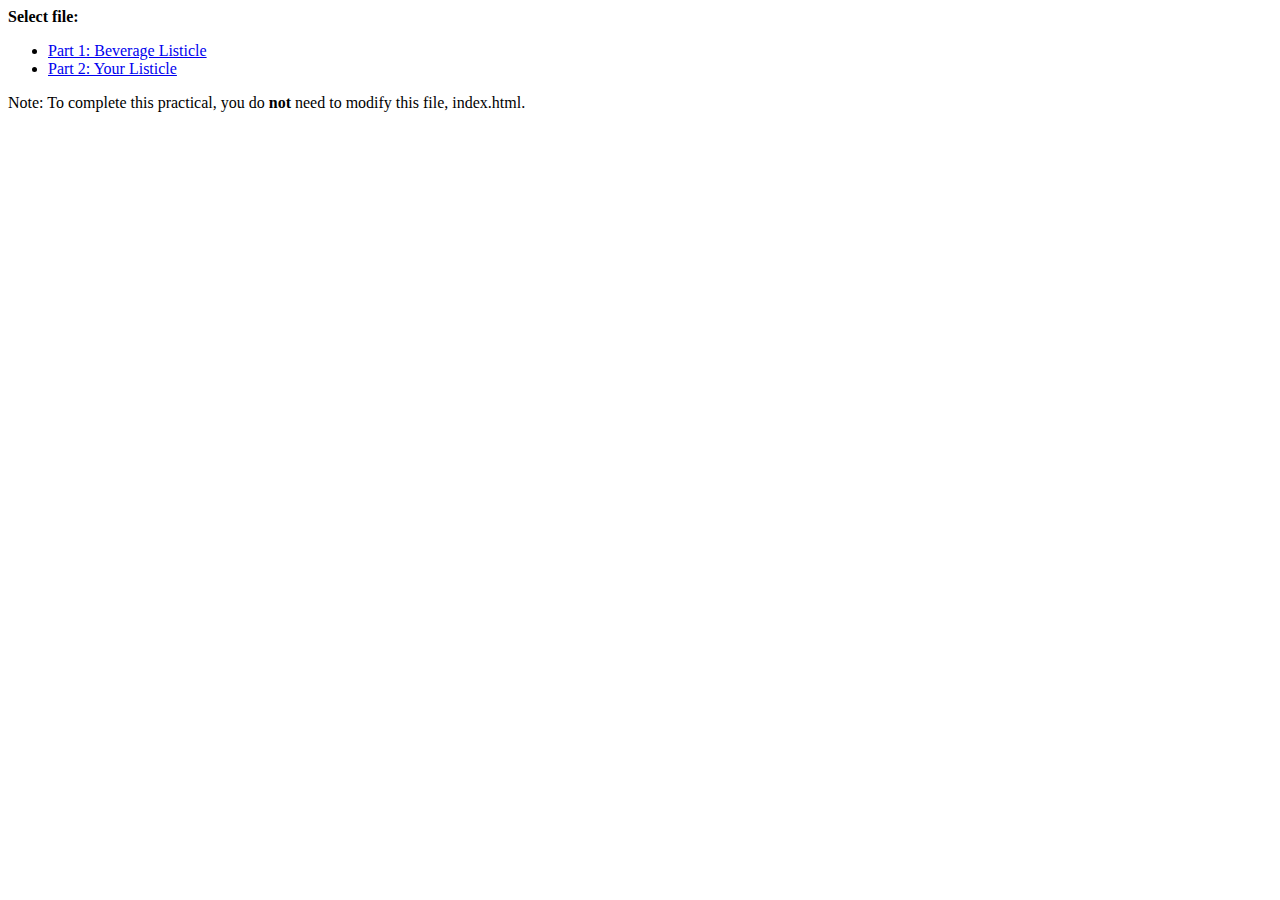
<file: Practical-2/index.html>
<!DOCTYPE html>
<html>
  <head>
    <meta charset="utf-8">
    <title>CS402: Practical 2</title>
  </head>
  <body>
    <strong>Select file:</strong>
    <ul>
      <li><a href="listicle.html">Part 1: Beverage Listicle</a></li>
      <li><a href="my-list.html">Part 2: Your Listicle</a></li>
    </ul>
    <p>
      Note: To complete this practical, you do <strong>not</strong> need to modify this file, index.html.
    </p>
  </body>
</html>
</file>
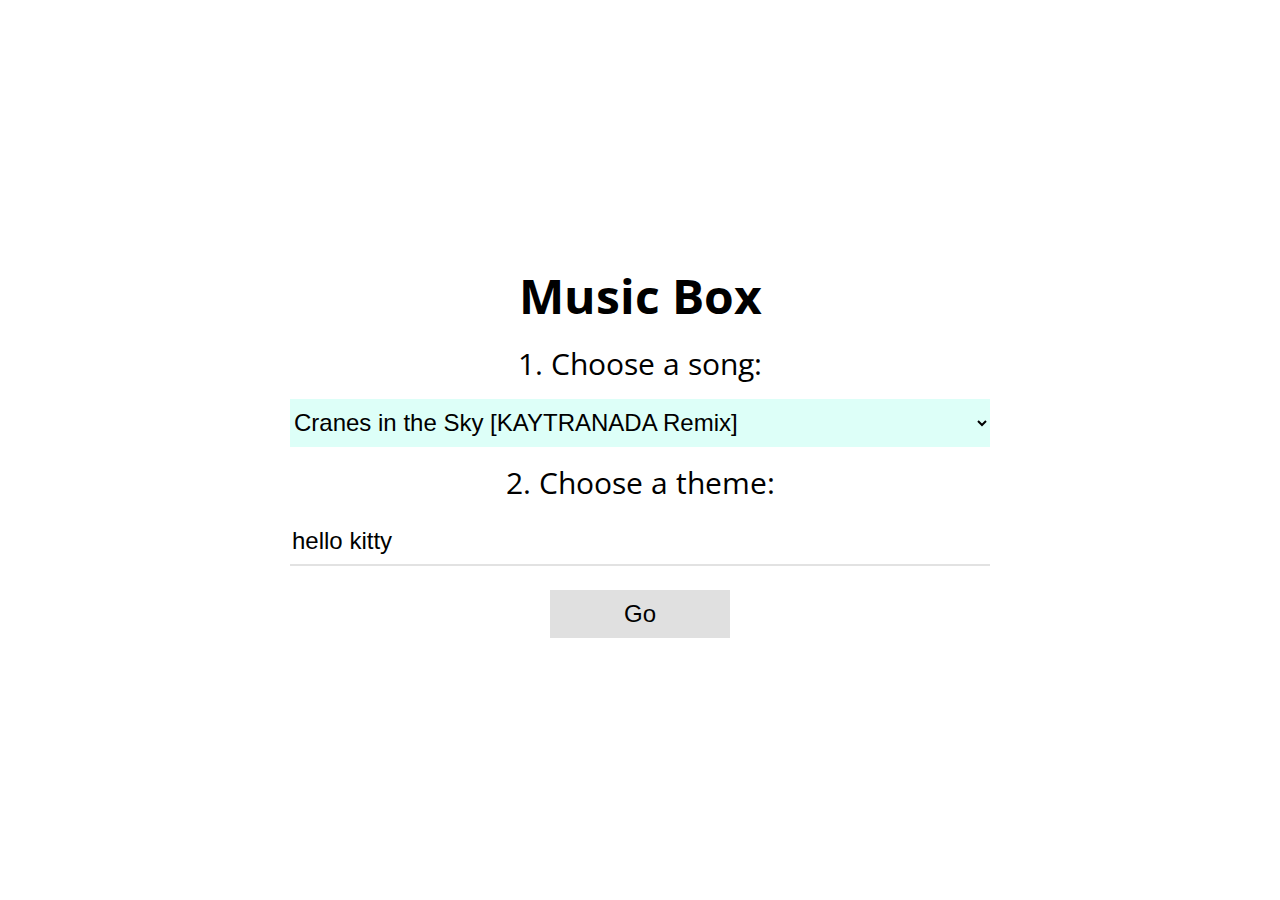
<file: Practical-7/index.html>
<!DOCTYPE html>
<html>
  <head>
    <meta charset="utf-8">
    <meta name="viewport" content="width=device-width, initial-scale=1, user-scalable=no">
    <title>CS193X Music Box</title>
    <link href="https://fonts.googleapis.com/css?family=Open+Sans" rel="stylesheet">
    <link rel="stylesheet" href="style.css"/>
    <link rel="stylesheet" href="musicbox-style.css"/>
    <link rel="icon" type="image/png" href="images/favicon-32x32.png" sizes="32x32" />
    <link rel="icon" type="image/png" href="images/favicon-16x16.png" sizes="16x16" />
    <script src="./lib/dancer.min.js"></script>
    <script src="./lib/fetch.js"></script>
    <script src="audio-player.js" defer></script>

    <!-- TODO(you): Add any additional scripts here! -->
    <script src="menu-screen.js" defer></script>
    <script src="play-button.js" defer></script>
    <script src="gif-display.js" defer></script>
    <script src="music-screen.js" defer></script>
    <script src="app.js" defer></script>
    <script src="script.js" defer></script>
  </head>
  <body>

    <div id="menu">
      <h1>Music Box</h1>
      <fieldset>
        <form>
          <h2>1. Choose a song:</h2>
          <select id="song-selector"></select>

          <h2>2. Choose a theme:</h2>
          <input type="text" id="query-input" placeholder="Enter a word or phrase" />
          <div id="error" class="inactive">Not enough gifs for this theme. Please try another.</div>

          <input id = "submit-button" type="submit" value="Go"  />
        </form>
      </fieldset>
    </div>

    <div id = "load" class = "inactive">
      Loading...
    </div>

    <div id = "music" class = "inactive">
      <div id = "gif-container">
        <div class = "gif"> </div>
        <div class = "gif"> </div>
      </div>
      <div id = "control-bar">
        <img id = "play-button" src="images/pause.png">
      </div>
    </div>

  </body>
</html>
</file>
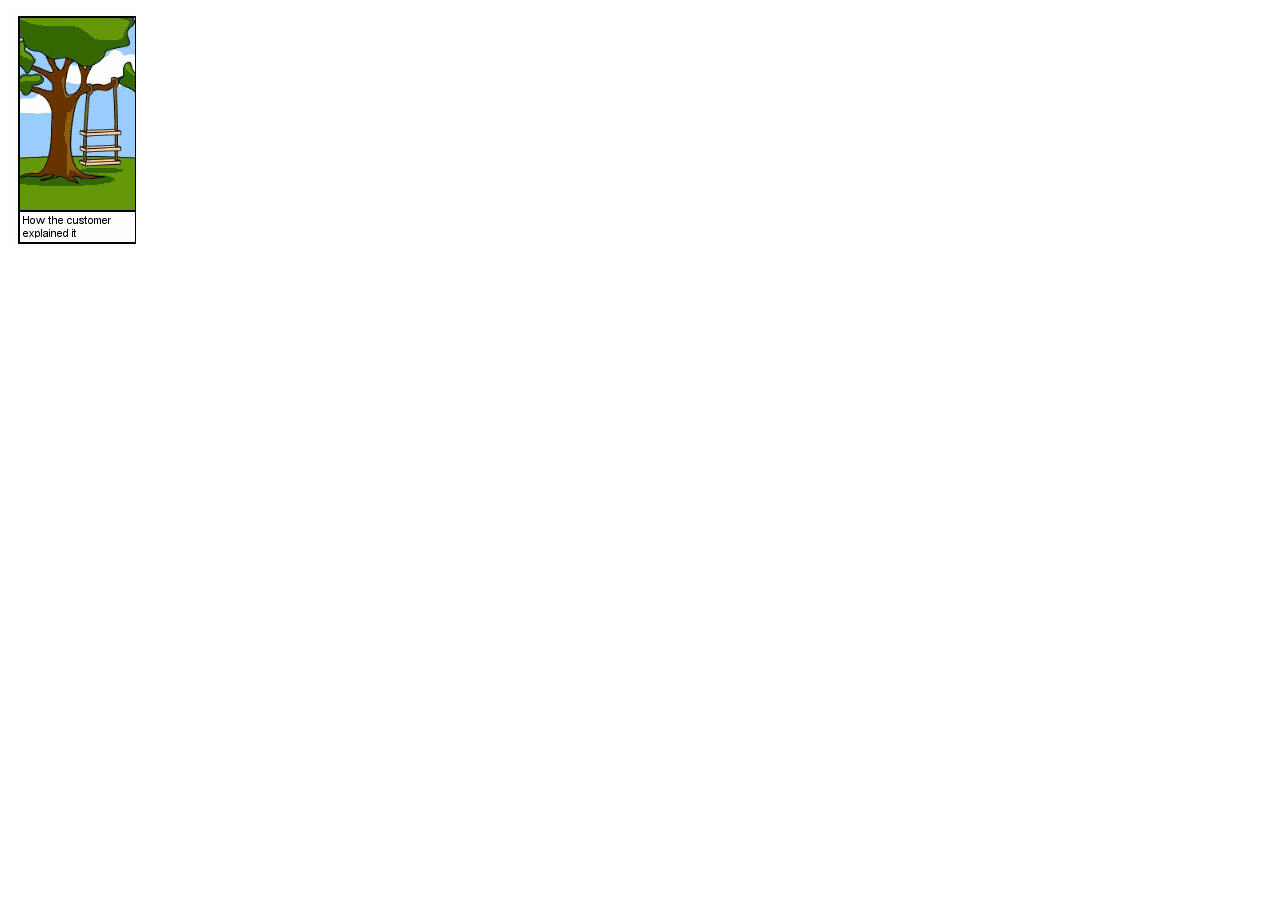
<file: Practical-3/Lab Responsive Design 2/index.html>
<!DOCTYPE HTML>

<html>

<head>
  <title>Software Development</title>
  <link rel="stylesheet" href="responsive.css"/>
  <meta charset="utf-8" />
</head>

<body>
	<div class="software"></div>
</body>
</html>
</file>
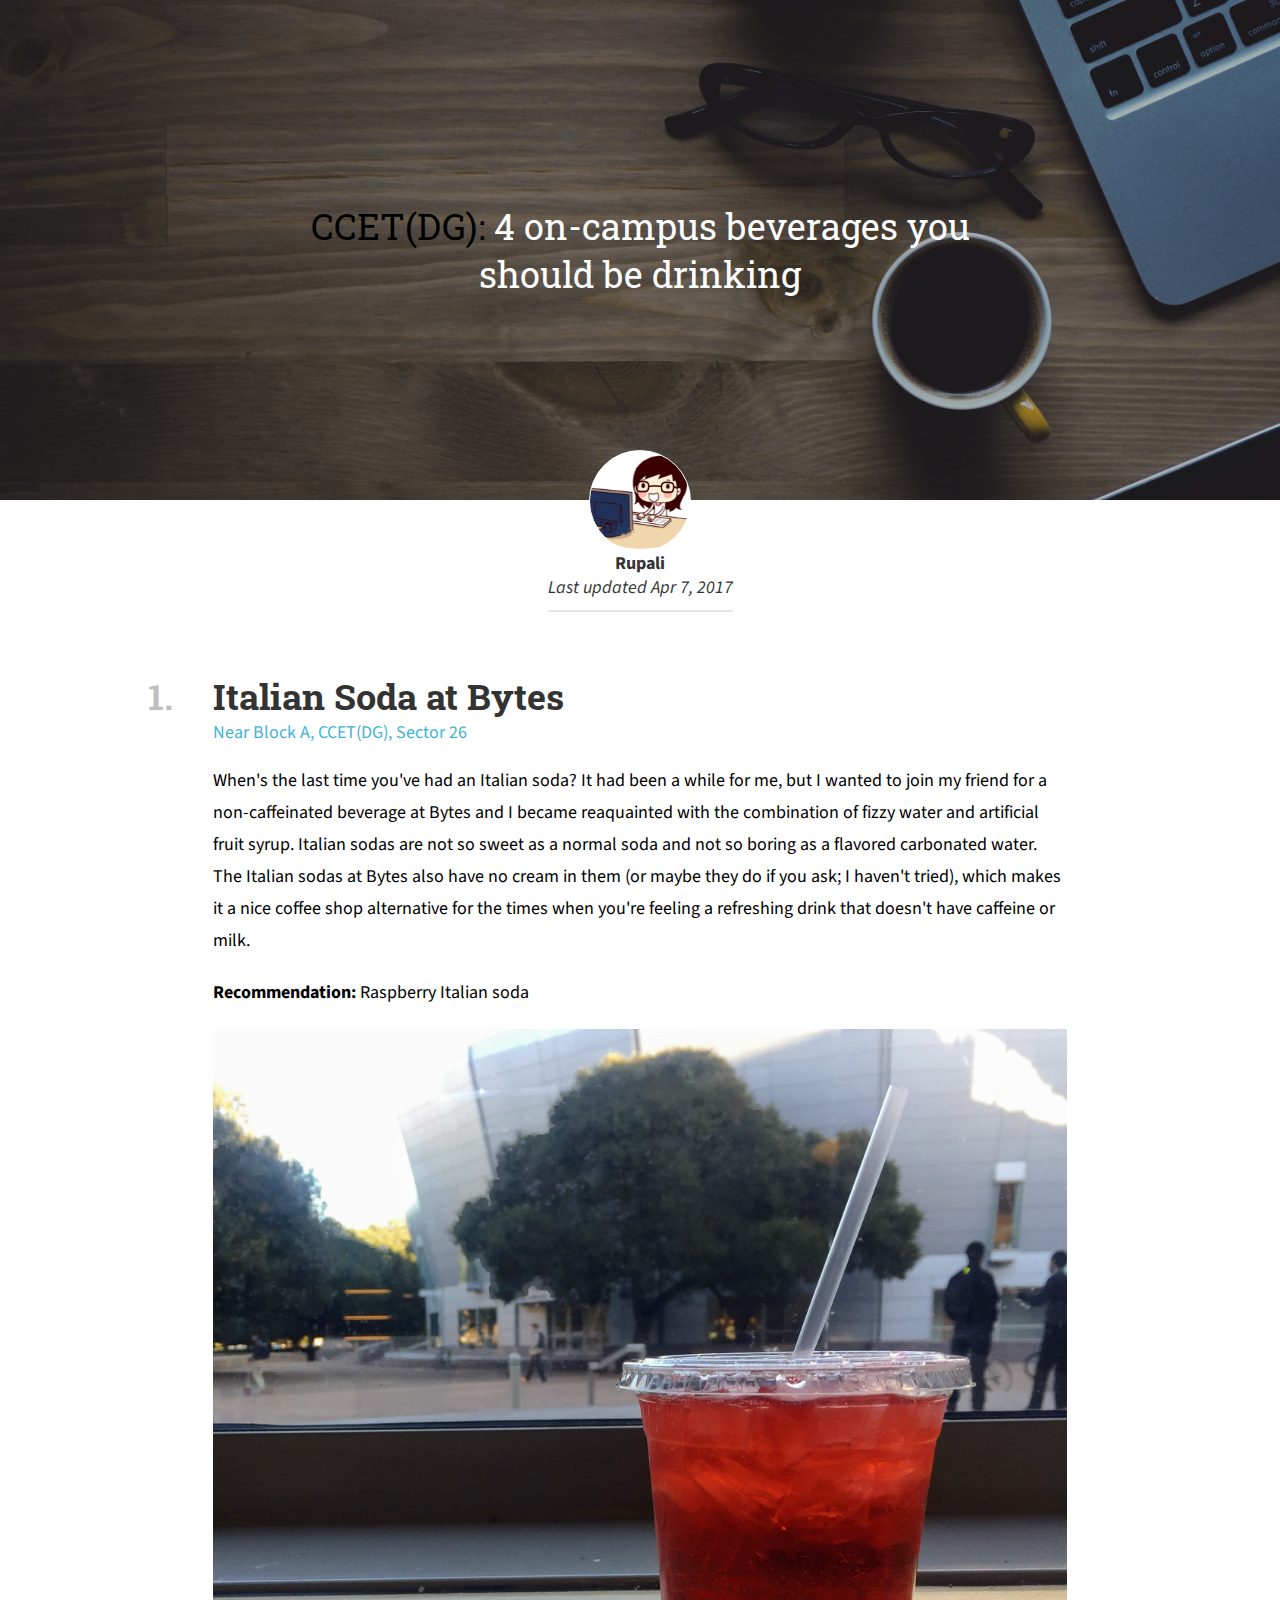
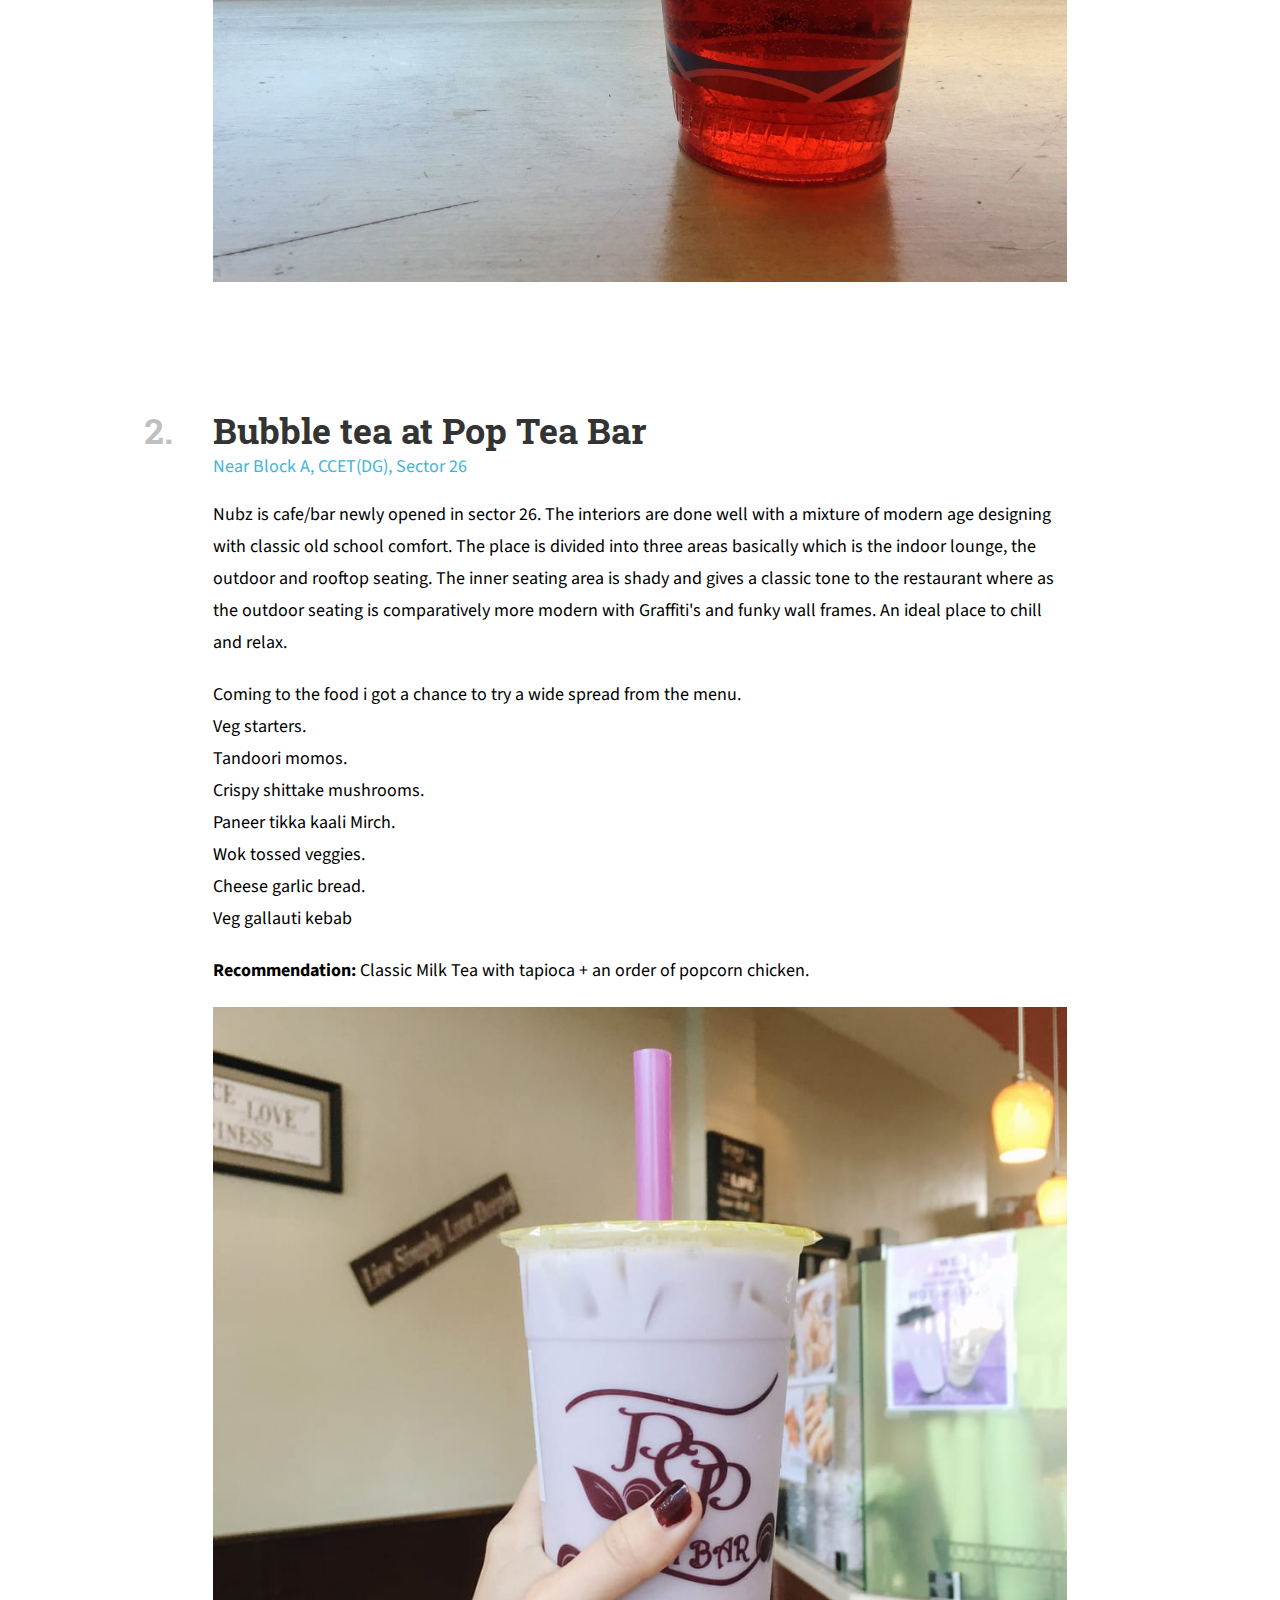
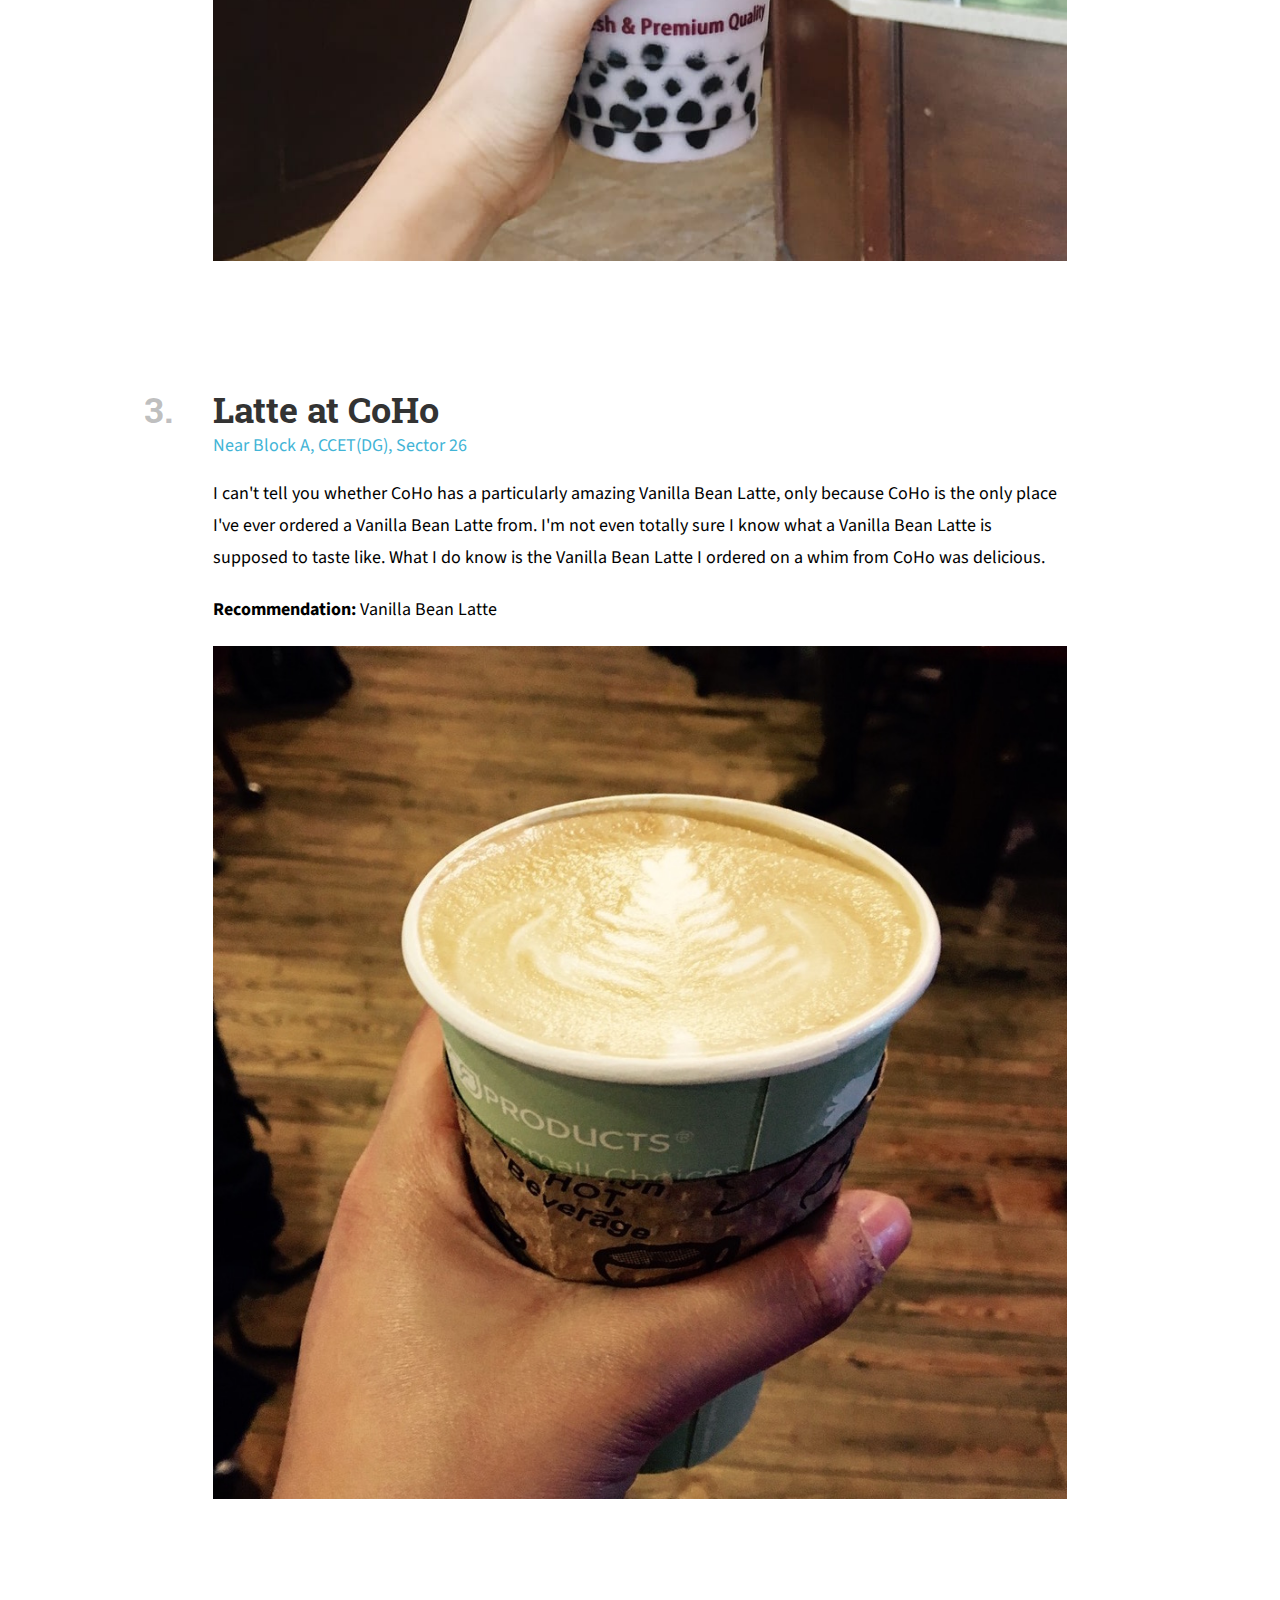
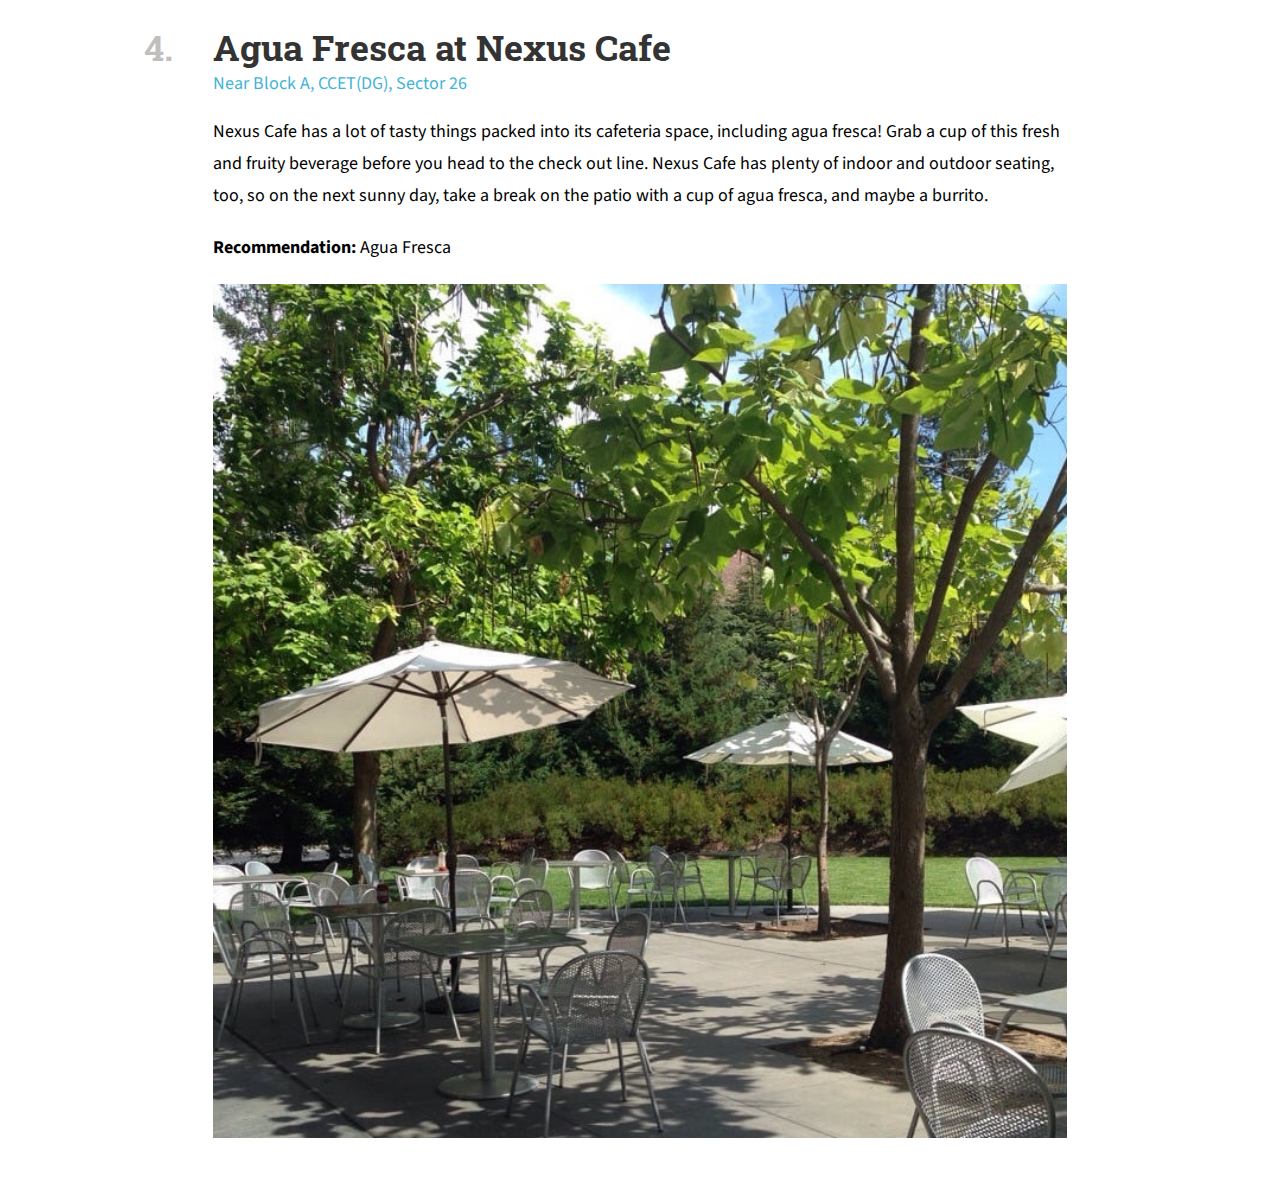
<file: Practical-2/listicle.html>
<!DOCTYPE html>
<html>

<head>
  <meta charset="utf-8">
  <title> CCET(DG): 4 on-campus beverages you should be drinking</title>
  <link rel="icon" type="image/png" href="images/favicon-32x32.png" sizes="32x32" />
  <link href="https://fonts.googleapis.com/css?family=Source+Sans+Pro|Roboto+Slab" rel="stylesheet">
  <link rel="stylesheet" href="listicle-style.css" />
</head>

<body>

  <header>
    <div id="title-text">
      <span style="color:black;">CCET(DG):</span> 4 on-campus beverages you should be drinking
    </div>
  </header>

  <div id="profile">
    <div id="profile-pic"> </div>

    <div id="profile-text">
      <strong> Rupali </strong> <br />
      <em> Last updated Apr 7, 2017 </em>
    </div>
  </div>

  <section>

    <div id="listicle-body">

      <div class="item">
        <div class="item-number-container">
          <div class="item-number">1.</div>
        </div>
        <div class="item-header">Italian Soda at Bytes</div>
        <a target="_blank"
          href="https://www.google.co.in/maps/place/Block+A+Degree+Wing+(+Dept.+of+ECE+%26+CSE+)/@30.7267495,76.8070184,17z/data=!4m12!1m6!3m5!1s0x390fed26cb2ec785:0xafb922856706fa9e!2sBlock+A+Degree+Wing+(+Dept.+of+ECE+%26+CSE+)!8m2!3d30.7267495!4d76.8082041!3m4!1s0x390fed26cb2ec785:0xafb922856706fa9e!8m2!3d30.7267495!4d76.8082041">
          Near Block A, CCET(DG), Sector 26</a>

        <div class="paragraph-break"> </div>
        <p class="item-text">
          When's the last time you've had an Italian soda? It had been a while for me, but I wanted to join my friend
          for a non-caffeinated beverage at Bytes and I became reaquainted with the combination of fizzy water and
          artificial fruit syrup. Italian sodas are not so sweet as a normal soda and not so boring as a flavored
          carbonated water. The Italian sodas at Bytes also have no cream in them (or maybe they do if you ask; I
          haven't tried), which makes it a nice coffee shop alternative for the times when you're feeling a refreshing
          drink that doesn't have caffeine or milk.
        </p>
        <div class="paragraph-break"> </div>
        <p class="item-text"> <strong> Recommendation:</strong> Raspberry Italian soda </p>
        <div class="paragraph-break"> </div>
        <img src="images/italian-soda.jpg"> </img>
      </div>

      <div class="item">
        <div class="item-number-container">
          <div class="item-number">2.</div>
        </div>
        <div class="item-header">Bubble tea at Pop Tea Bar</div>
        <a target="_blank"
          href="https://www.google.co.in/maps/place/Block+A+Degree+Wing+(+Dept.+of+ECE+%26+CSE+)/@30.7267495,76.8070184,17z/data=!4m12!1m6!3m5!1s0x390fed26cb2ec785:0xafb922856706fa9e!2sBlock+A+Degree+Wing+(+Dept.+of+ECE+%26+CSE+)!8m2!3d30.7267495!4d76.8082041!3m4!1s0x390fed26cb2ec785:0xafb922856706fa9e!8m2!3d30.7267495!4d76.8082041">
          Near Block A, CCET(DG), Sector 26</a>

        <div class="paragraph-break"> </div>
        <p class="item-text">
          Nubz is cafe/bar newly opened in sector 26. The interiors are done well with a mixture of modern age designing
          with classic old school comfort.
          The place is divided into three areas basically which is the indoor lounge, the outdoor and rooftop seating.
          The inner seating area is shady and gives a classic tone to the restaurant where as the outdoor seating is
          comparatively more modern with Graffiti's and funky wall frames.
          An ideal place to chill and relax.
        </p>
        <div class="paragraph-break"> </div>
        <p class="item-text">
          Coming to the food i got a chance to try a wide spread from the menu.
          <br>
          Veg starters.
          <br>
          Tandoori momos.
          <br>
          Crispy shittake mushrooms.
          <br>
          Paneer tikka kaali Mirch.
          <br>
          Wok tossed veggies.
          <br>
          Cheese garlic bread.
          <br>
          Veg gallauti kebab
        </p>
        <div class="paragraph-break"> </div>
        <p class="item-text"> <strong> Recommendation:</strong> Classic Milk Tea with tapioca
          + an order of popcorn chicken.</p>
        <div class="paragraph-break"> </div>
        <img src="images/boba.jpg"> </img>
      </div>


      <div class="item">
        <div class="item-number-container">
          <div class="item-number">3.</div>
        </div>
        <div class="item-header">Latte at CoHo</div>
        <a target="_blank"
          href="https://www.google.co.in/maps/place/Block+A+Degree+Wing+(+Dept.+of+ECE+%26+CSE+)/@30.7267495,76.8070184,17z/data=!4m12!1m6!3m5!1s0x390fed26cb2ec785:0xafb922856706fa9e!2sBlock+A+Degree+Wing+(+Dept.+of+ECE+%26+CSE+)!8m2!3d30.7267495!4d76.8082041!3m4!1s0x390fed26cb2ec785:0xafb922856706fa9e!8m2!3d30.7267495!4d76.8082041">
          Near Block A, CCET(DG), Sector 26</a>

        <div class="paragraph-break"> </div>
        <p class="item-text">
          I can't tell you whether CoHo has a particularly amazing Vanilla Bean Latte, only because CoHo is the only
          place I've ever ordered a Vanilla Bean Latte from. I'm not even totally sure I know what a Vanilla Bean Latte
          is supposed to taste like. What I do know is the Vanilla Bean Latte I ordered on a whim from CoHo was
          delicious.

        </p>
        <div class="paragraph-break"> </div>
        <p class="item-text"> <strong> Recommendation:</strong> Vanilla Bean Latte</p>
        <div class="paragraph-break"> </div>
        <img src="images/coho-coffee.jpg" </img>
      </div>

      <div class="item">
        <div class="item-number-container">
          <div class="item-number">4.</div>
        </div>
        <div class="item-header">Agua Fresca at Nexus Cafe</div>
        <a target="_blank"
          href="https://www.google.co.in/maps/place/Block+A+Degree+Wing+(+Dept.+of+ECE+%26+CSE+)/@30.7267495,76.8070184,17z/data=!4m12!1m6!3m5!1s0x390fed26cb2ec785:0xafb922856706fa9e!2sBlock+A+Degree+Wing+(+Dept.+of+ECE+%26+CSE+)!8m2!3d30.7267495!4d76.8082041!3m4!1s0x390fed26cb2ec785:0xafb922856706fa9e!8m2!3d30.7267495!4d76.8082041">
          Near Block A, CCET(DG), Sector 26</a>


        <div class="paragraph-break"> </div>
        <p class="item-text">
          Nexus Cafe has a lot of tasty things packed into its cafeteria space, including agua fresca! Grab a cup of
          this fresh and fruity beverage before you head to the check out line. Nexus Cafe has plenty of indoor and
          outdoor seating, too, so on the next sunny day, take a break on the patio with a cup of agua fresca, and maybe
          a burrito.

        </p>
        <div class="paragraph-break"> </div>
        <p class="item-text"> <strong> Recommendation:</strong> Agua Fresca</p>
        <div class="paragraph-break"> </div>
        <img src="images/nexus-cafe.jpg" </img>
      </div>

    </div>

  </section>

</body>

</html>
</file>
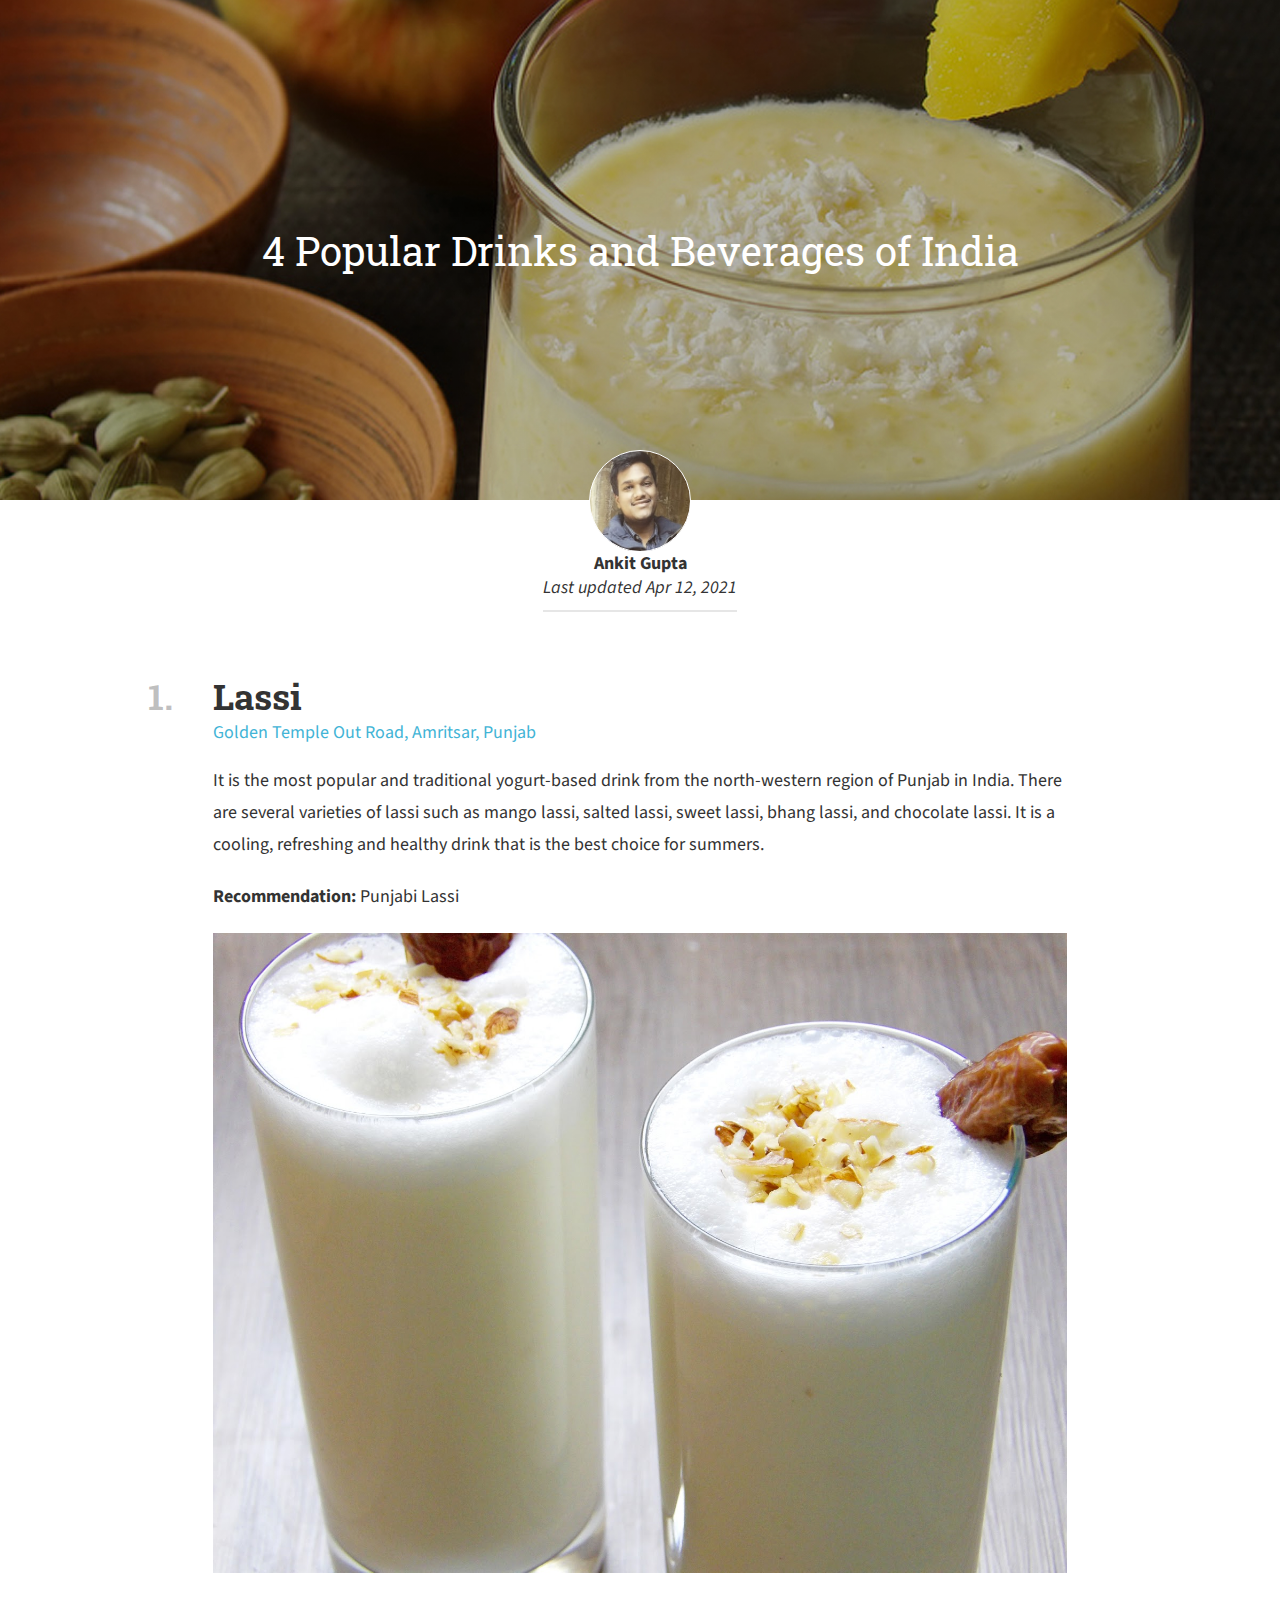
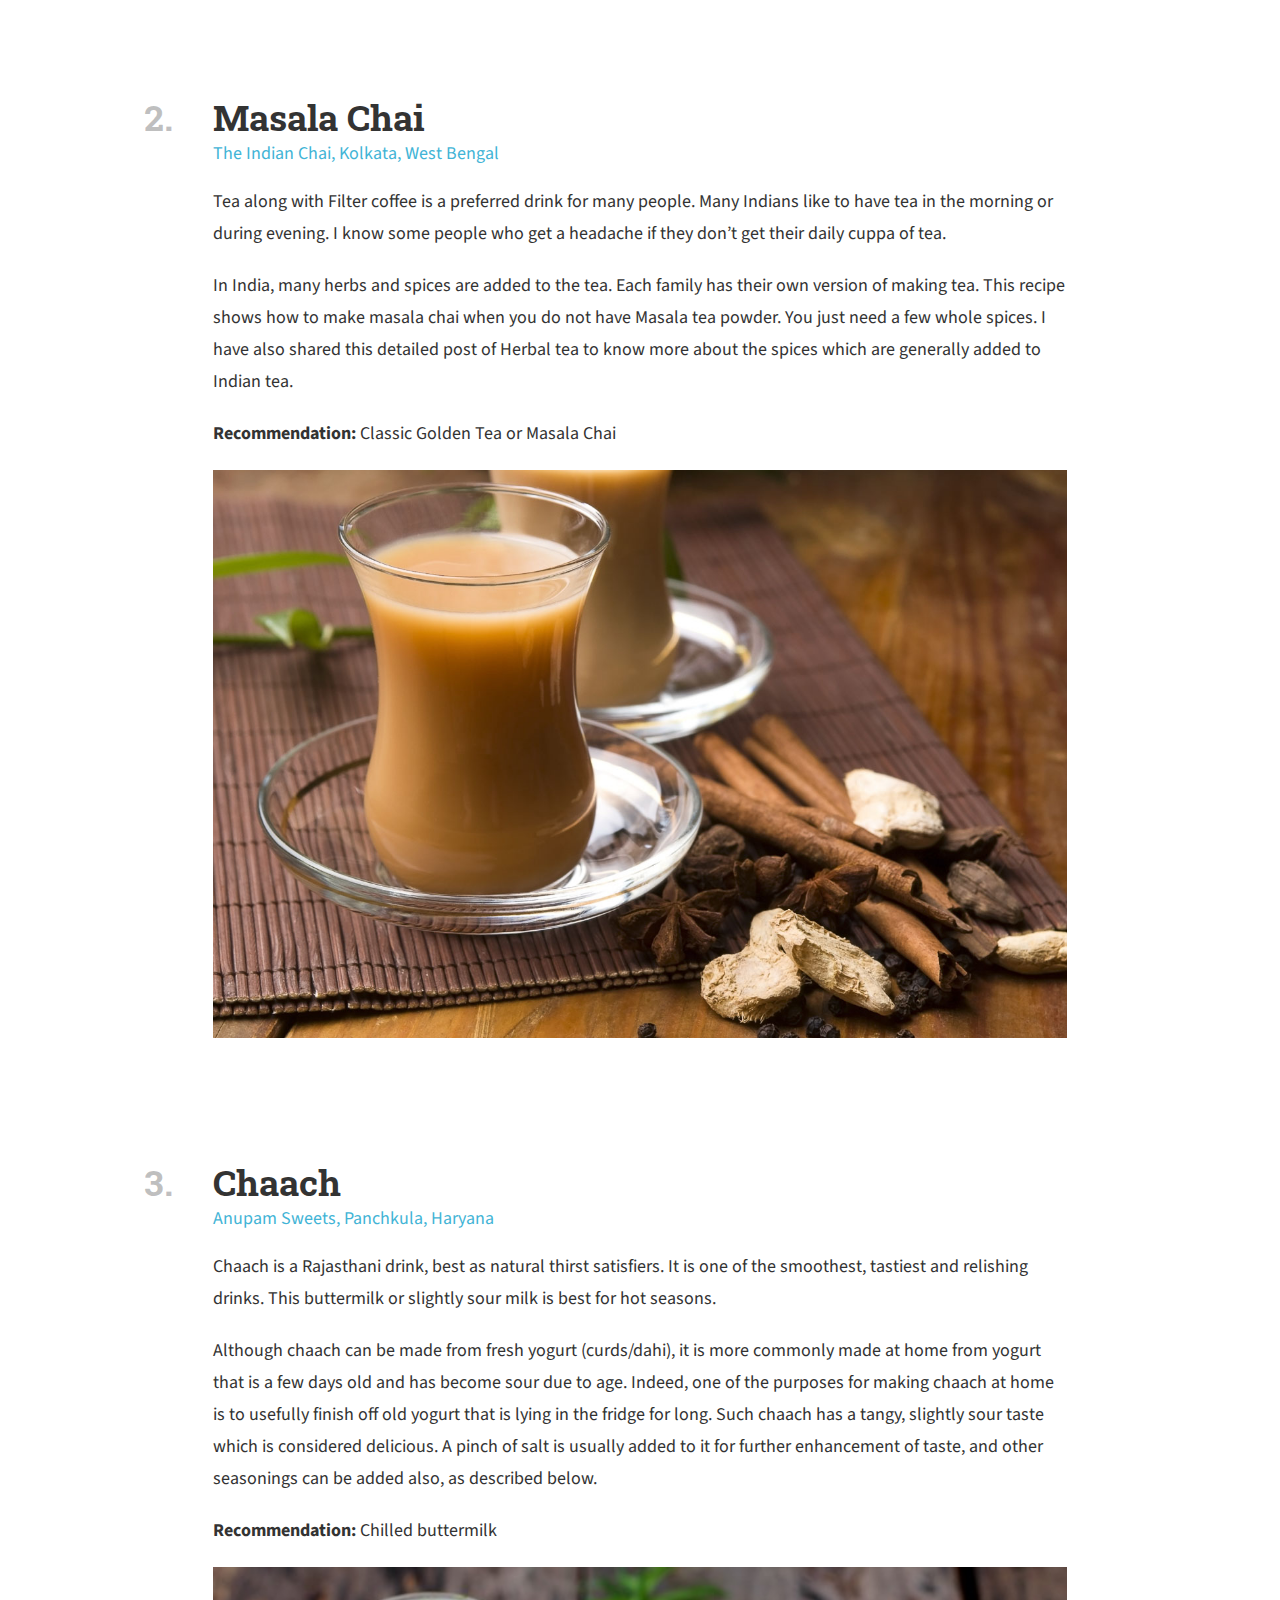
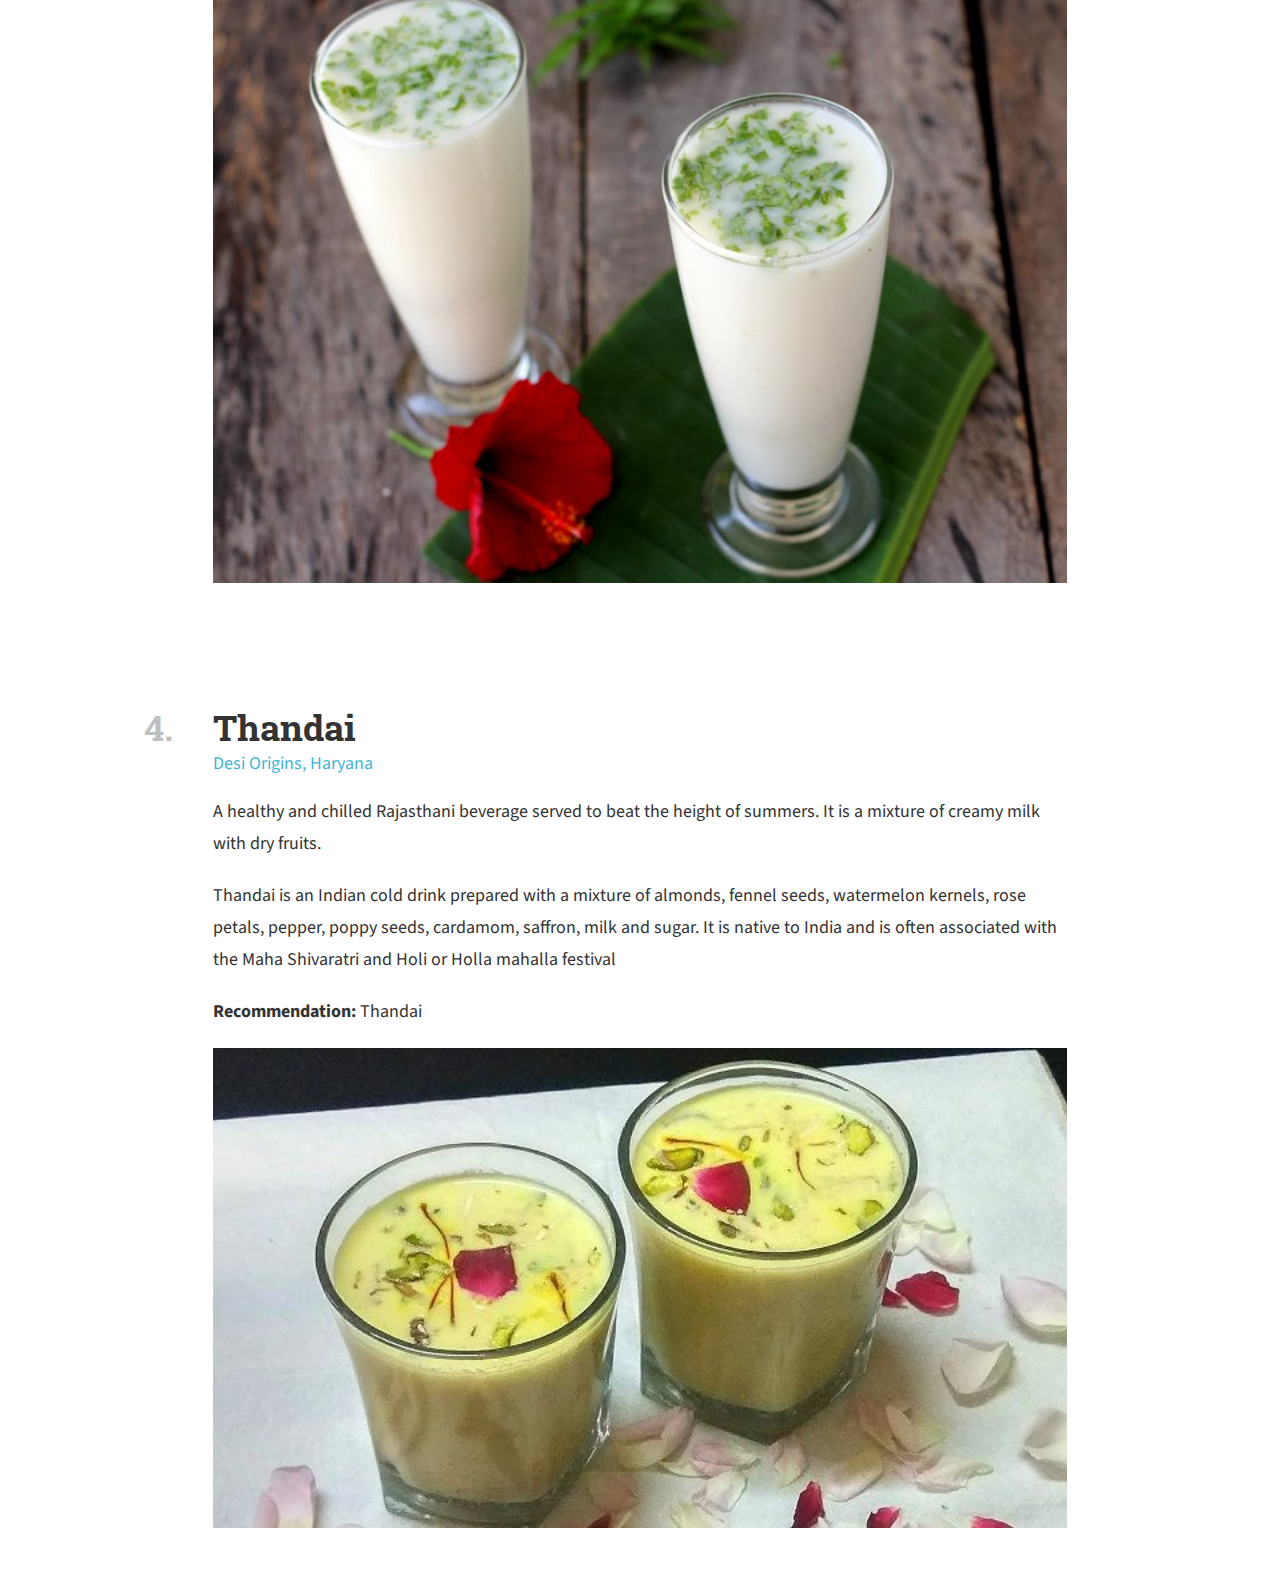
<file: Practical-2/my-list.html>
<!DOCTYPE html>
<html>

<head>
  <meta charset="utf-8">
  <title>4 Popular Drinks and Beverages of India</title>
  <link rel="icon" type="image/png" href="images/beverage_icon.png" sizes="32x32" />
  <link href="https://fonts.googleapis.com/css?family=Source+Sans+Pro|Roboto+Slab" rel="stylesheet">
  <link rel="stylesheet" href="my-list-style.css" />
</head>

<body>

  <header>
    <div id="title-text">
      4 Popular Drinks and Beverages of India
    </div>
  </header>

  <div id="profile">
    <div id="profile-pic"> </div>

    <div id="profile-text">
      <strong> Ankit Gupta </strong> <br />
      <em> Last updated Apr 12, 2021 </em>
    </div>
  </div>

  <section>

    <div id="listicle-body">

      <div class="item">
        <div class="item-number-container">
          <div class="item-number">1.</div>
        </div>
        <div class="item-header">Lassi</div>
        <a target="_blank"
          href="https://www.google.com/maps/place/Golden+Temple+Out+Rd,+Katra+Ahluwalia,+Amritsar,+Punjab+143006/@31.6276262,74.8728401,17z/data=!3m1!4b1!4m5!3m4!1s0x39197caab4573c2f:0xee6d0d5b48e5ff9d!8m2!3d31.6276262!4d74.8750288">
          Golden Temple Out Road, Amritsar, Punjab</a>

        <div class="paragraph-break"> </div>
        <p class="item-text">
          It is the most popular and traditional yogurt-based drink from the north-western region of Punjab in India.
          There are several varieties of lassi such as mango lassi, salted lassi, sweet lassi, bhang lassi, and
          chocolate lassi. It is a cooling, refreshing and healthy drink that is the best choice for summers.
        </p>
        <div class="paragraph-break"> </div>
        <p class="item-text"> <strong> Recommendation:</strong> Punjabi Lassi </p>
        <div class="paragraph-break"> </div>
        <img src="images/Lassi.jpg"> </img>
      </div>

      <div class="item">
        <div class="item-number-container">
          <div class="item-number">2.</div>
        </div>
        <div class="item-header">Masala Chai</div>
        <a target="_blank"
          href="https://www.google.com/maps/place/The+Indian+Chai/@22.5780339,86.1514034,7z/data=!4m8!1m2!2m1!1smasala+chai+in+bengal!3m4!1s0x3a02766e687499b1:0xa640c6077b8084f0!8m2!3d22.5780339!4d88.3926143">
          The Indian Chai, Kolkata, West Bengal</a>

        <div class="paragraph-break"> </div>
        <p class="item-text">
          Tea along with Filter coffee is a preferred drink for many people. Many Indians like to have tea in the
          morning or during evening. I know some people who get a headache if they don’t get their daily cuppa of tea.

        </p>
        <div class="paragraph-break"> </div>
        <p class="item-text">
          In India, many herbs and spices are added to the tea. Each family has their own version of making tea. This
          recipe shows how to make masala chai when you do not have Masala tea powder. You just need a few whole spices.
          I have also shared this detailed post of Herbal tea to know more about the spices which are generally added to
          Indian tea.
        </p>
        <div class="paragraph-break"> </div>
        <p class="item-text"> <strong> Recommendation:</strong> Classic Golden Tea or Masala Chai</p>
        <div class="paragraph-break"> </div>
        <img src="images/Masala_Chai.jpg"> </img>
      </div>

      <div class="item">
        <div class="item-number-container">
          <div class="item-number">3.</div>
        </div>
        <div class="item-header">Chaach</div>
        <a target="_blank"
          href="https://www.google.com/maps/place/Anupam+Sweets/@30.6038056,76.7991019,12z/data=!4m8!1m2!2m1!1sbest+buttermilk+in+india+shop!3m4!1s0x390f936730530069:0x1f008ea25eea84d6!8m2!3d30.6878827!4d76.8507699">
          Anupam Sweets, Panchkula, Haryana</a>

        <div class="paragraph-break"> </div>
        <p class="item-text">
          Chaach is a Rajasthani drink, best as natural thirst satisfiers. It is one of the smoothest, tastiest
          and relishing drinks. This buttermilk or slightly sour milk is best for hot seasons.
        </p>
        <div class="paragraph-break"></div>

        <p class="item-text">Although chaach can be made from fresh yogurt (curds/dahi), it is more commonly made at
          home
          from yogurt that is a few days old and has become sour due to age. Indeed, one of the purposes for making
          chaach at home is to usefully finish off old yogurt that is lying in the fridge for long. Such chaach has a
          tangy, slightly sour taste which is considered delicious. A pinch of salt is usually added to it for further
          enhancement of taste, and other seasonings can be added also, as described below.</p>
        <div class="paragraph-break"> </div>
        <p class="item-text"> <strong> Recommendation:</strong> Chilled buttermilk</p>
        <div class="paragraph-break"> </div>
        <img src="images/buttermilk-recipe.jpg" </img>
      </div>

      <div class="item">
        <div class="item-number-container">
          <div class="item-number">4.</div>
        </div>
        <div class="item-header">Thandai</div>
        <a target="_blank"
          href="https://www.google.com/maps/place/Desi+Origins/@25.8284335,71.518905,7z/data=!4m8!1m2!2m1!1sthandai+shops+on+google+maps+in+harayana!3m4!1s0x390d18dba7e87a63:0xc450a9e957b05e2d!8m2!3d28.4648179!4d77.0898538">
        Desi Origins, Haryana</a>

        <div class="paragraph-break"> </div>
        <p class="item-text">
          A healthy and chilled Rajasthani beverage served to beat the height of summers. It is a mixture of
          creamy milk with dry fruits.
        </p>
        <div class="paragraph-break"></div>

        <p class="item-text">Thandai is an Indian cold drink prepared with a mixture of almonds, fennel seeds,
          watermelon kernels, rose petals, pepper, poppy seeds, cardamom, saffron, milk and sugar. It is native to India
          and is often associated with the Maha Shivaratri and Holi or Holla mahalla festival</p>
        <div class="paragraph-break"> </div>
        <p class="item-text"> <strong> Recommendation:</strong> Thandai</p>
        <div class="paragraph-break"> </div>
        <img src="images/Thandai.jpg" </img>
      </div>

    </div>

  </section>

</body>

</html>
</file>
<file: Practical-7/style.css>
/**
 * This style is provided by the course staff. Please do not modify this file!
 * Please add your additional stying to  `musicbox-style.css` instead.
 **/

body {
  font-family: 'Open Sans', sans-serif;
  margin: 0;
}

#menu {
  display: flex;
  flex-direction: column;
  justify-content: center;
  align-items: center;

  height: 100vh;
  width: 100vw;
}

#menu {
  font-size: 1.5em;
  text-align: center;
}

#menu fieldset {
  border: 0;
  margin: 0;
  padding: 0;
  width: 90%;
  max-width: 700px;
}

#menu h1 {
  margin: 0;
}

#menu h2 {
  font-size: 1.25em;
  font-weight: normal;
  margin: 0.5em 0;
}

#menu input[type=submit] {
  margin-top: 1em;
}

#menu input, #menu select {
  border: 0;
  box-sizing: border-box;
  font-size: 24px;
  height: 2em;
}

#menu input[type=text], #menu select {
  width: 100%;
}

#menu input:focus, #menu select:focus {
  outline: none;
}

#menu input[type=submit] {
  background-color: #e0e0e0;
  border: 0;
  width: 100%;
  max-width: 180px;
}

#menu input[type=text]:focus {
  border-bottom: 2px solid black;
}

#menu input[type=text] {
  background-color: white;
  border-bottom: 2px solid #e2e2e2;
}

#menu select {
  background-color: #ddfff8;
}

#menu .submit-button {
  text-align: center;
}

.inactive {
  display: none !important;
}
</file>
<file: Practical-7/musicbox-style.css>
/*
TODO(you): Write any additional styles you need here.
*/

#control-bar {
  height: 70px;
  display: flex;
  justify-content: center;
  align-items: center;
}

#music {
  display: flex;
  flex-direction: column;
  height: 100vh;
}

#load {
  display: flex;
  height: 100vh;
  color: #e2e2e2;
  font-size: 2em;
  font-style: italic;
  justify-content: center;
  align-items: center;
}

#gif-container {
  flex-grow: 1;
  position: relative;
}

.gif {
  position: absolute;
  background-size: cover;
  background-position: center center;
  background-repeat: no-repeat;
  height: 100%;
  width: 100%;
}

.front {
  z-index: 1;
}

.back {
  z-index: 0;
}

#play-button {
  height: 60px;
  width: 60px;
}
</file>
<file: Practical-3/Lab Responsive Design 2/responsive.css>
.software{
	display: inline-block;
	background: url(software.png);
}


@media (min-width: 1201px){
	.software{
		width: 128px; height: 241px;
		background-position: 2px 0px;
	}

}

@media (min-width: 1101px) and (max-width: 1200px){
	.software{
		width: 128px; height: 241px;
		background-position: 512px 0px;
	}

}

@media (min-width: 1001px) and (max-width: 1100px){
	.software{
		width: 128px; height: 241px;
		background-position: 385px 0px;
	}
}

@media (min-width: 901px) and (max-width: 1000px){
	.software{
		width: 128px; height: 241px;
		background-position: 258px 0px;
	}
}

@media (min-width: 801px) and (max-width: 900px){
	.software{
		width: 128px; height: 241px;
		background-position: 130px 0px;
	}
}

@media (min-width: 701px) and (max-width: 800px){
	.software{
		width: 128px; height: 239px;
		background-position: 2px -241px;
	}
}

@media (min-width: 601px) and (max-width: 700px){
	.software{
		width: 128px; height: 241px;
		background-position: 511px -241px;
	}
}

@media (min-width: 501px) and (max-width: 600px){
	.software{
		width: 128px; height: 239px;
		background-position: 385px -241px;
	}
}

@media (min-width: 401px) and (max-width: 500px){
	.software{
		width: 128px; height: 239px;
		background-position: 258px -241px;
	}
}

@media (max-width: 400px){
	.software{
		width: 128px; height: 239px;
		background-position: 130px -241px;
	}
}
</file>
<file: Practical-2/listicle-style.css>
body{
  margin: 0;
}

header {
  background-image: linear-gradient(rgba(0, 0, 0, .3), rgba(0, 0, 0, .3)), url(images/header.jpg);
  background-size: cover;
  background-position: center;
  height: 500px;
  display: flex;
  align-items: center;
  justify-content: center;
}

#title-text {
  font-family: "Roboto Slab", serif;
  color: white;
  font-size: 36px;
  font-weight: normal;
  width:780px;
  text-align:center;
}

#profile {
  display:flex;
  align-items: center;
  flex-direction: column;
  width:100%;
}

#profile-pic {
  background-image: url("images/vrk.png");
  background-size: cover;
  background-position:center;
  border-radius: 100%;
  width: 100px;
  height: 100px;
  margin-top: -50px;
  border: 1px solid white;
}

#profile-text {
  text-align: center;
  font-family: "Source Sans Pro", sans-serif;
  font-size: 18px;
  color: rgb(51, 51, 51);
  line-height: 24px;
  padding-bottom: 10px;
  border-bottom: 2px solid #e6e6e6;
}

section {
  display: flex;
  justify-content: center;
  align-items: center;
  flex-direction: column;
}

#listicle-body {
    width: 66.67%;
    position:relative;
}

.item-header {
  font-family: "Roboto Slab", serif;
  font-size: 36px;
  font-weight: bold;
  color: rgb(51, 51, 51);
}

.paragraph-break {
  height: 20px;
}

.item-number-container {
  position:absolute;
  right:100%;
}

.item-number {
  position:absolute;
  right:40px;
  font-family: "Roboto Slab", serif;
  font-size: 36px;
  font-weight: bold;
  color:  rgba(0, 0, 0, 0.25);
}

.item-text {
  font-family: "Source Sans Pro", sans-serif;
  font-size: 18px;
  line-height: 32px;
  /* font-color: rgb(51, 51, 51); */
  margin:0px;
}

.item {
  padding:60px 0px;
}

a {
  color: #42b4d6;
  text-decoration: none;
  font-weight:normal;
  font-family: "Source Sans Pro", sans-serif;
  font-size: 18px;
}

a:hover {
  text-decoration:underline;
}

img {
  width:100%;
}
</file>
<file: Practical-2/my-list-style.css>
body{
  margin: 0;
}

header {
  background-image: linear-gradient(rgba(0, 0, 0, .3), rgba(0, 0, 0, .3)), url(images/header_lassi.jpg);
  background-size: cover;
  background-position: center;
  height: 500px;
  display: flex;
  align-items: center;
  justify-content: center;
}

#title-text {
  font-family: "Roboto Slab", serif;
  color: white;
  font-size: 40px;
  font-weight: normal;
  width: 800px;
  text-align: center;
}

#profile {
  display: flex;
  align-items: center;
  flex-direction: column;
  width: 100%;
}

#profile-pic {
  background-image: url("images/profile.jpg");
  background-size: cover;
  background-position: center;
  border-radius: 100%;
  width: 100px;
  height: 100px;
  margin-top: -50px;
  border: 1px solid white;
}

#profile-text {
  text-align: center;
  font-family: "Source Sans Pro", sans-serif;
  font-size: 18px;
  color: rgb(51, 51, 51);
  line-height: 24px;
  padding-bottom: 10px;
  border-bottom: 2px solid #e6e6e6;
}

section {
  display: flex;
  justify-content: center;
  align-items: center;
  flex-direction: column;
}

#listicle-body {
    width: 66.67%;
    position: relative;
}

.item-header {
  font-family: "Roboto Slab", serif;
  font-size: 36px;
  font-weight: bold;
  color: rgb(51, 51, 51);
}

.paragraph-break {
  height: 20px;
}

.item-number-container {
  position: absolute;
  right: 100%;
}

.item-number {
  position: absolute;
  right: 40px;
  font-family: "Roboto Slab", serif;
  font-size: 36px;
  font-weight: bold;
  color: rgba(0, 0, 0, 0.25);
}

.item-text {
  font-family: "Source Sans Pro", sans-serif;
  font-size: 18px;
  line-height: 32px;
  color: rgb(51, 51, 51);
  margin:0px;
}

.item {
  padding: 60px 0px;
}

a {
  text-decoration: none;
  font-weight: normal;
  font-family: "Source Sans Pro", sans-serif;
  font-size: 18px;
}

a:link
{
  color: #42b4d6;

}

a:visited
{
  color: darkblue;
}

a:hover {
  color: red;
}

img {
  display: block;
  margin: auto;
  width: 100%;
}
</file>
